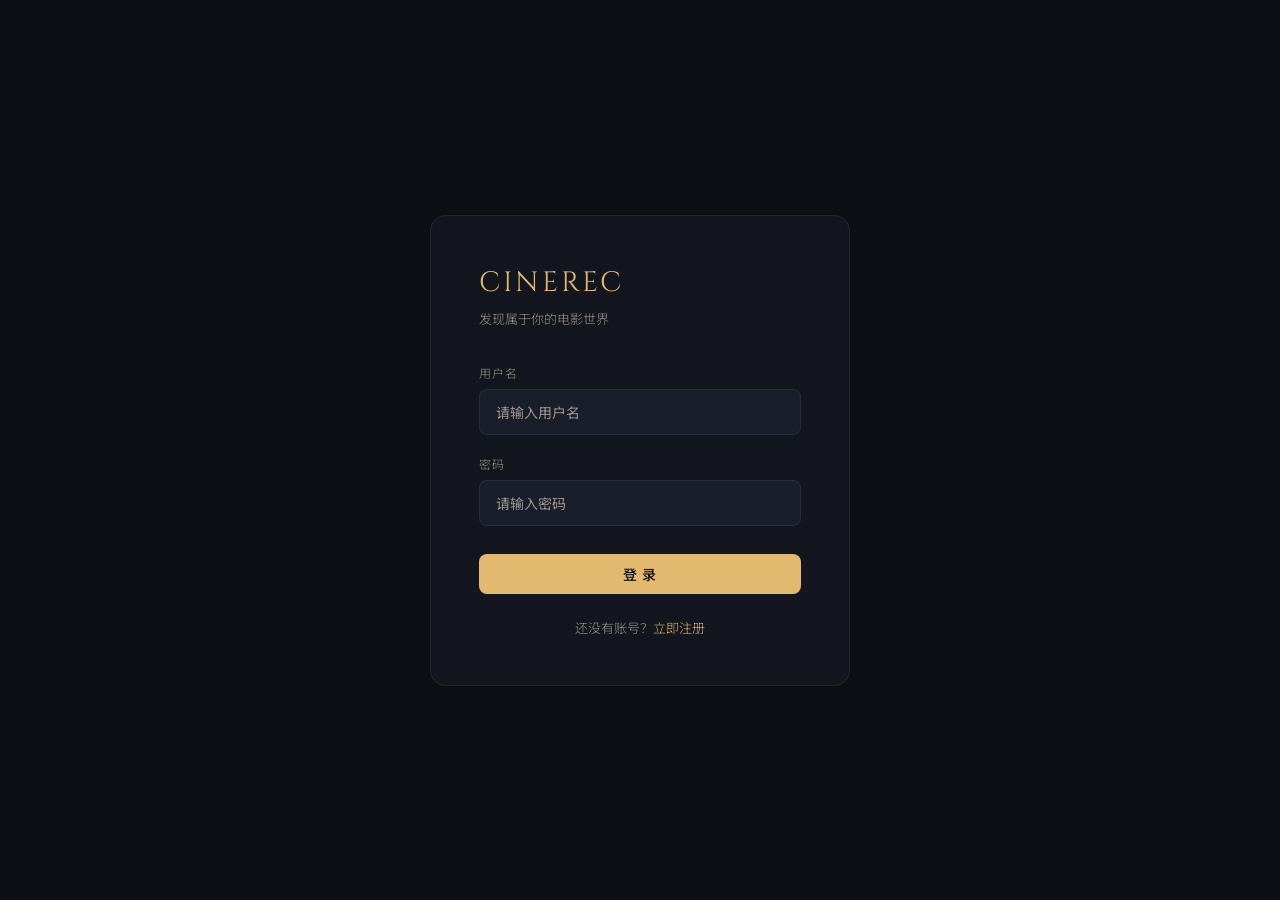
<file: templates/user/login.html>
<!DOCTYPE html>
<html lang="zh">
<head>
  <meta charset="UTF-8">
  <title>登录 · CineRec</title>
  <link rel="stylesheet" href="/static/css/main.css">
  <style>
    .login-wrap {
      min-height: 100vh; display: flex;
      align-items: center; justify-content: center;
    }
    .login-box {
      width: 420px; padding: 48px;
      background: var(--bg2);
      border: 1px solid var(--border);
      border-radius: 16px;
    }
    .login-title {
      font-family: 'Cinzel', serif;
      font-size: 28px; color: var(--accent);
      letter-spacing: 3px; margin-bottom: 8px;
    }
    .login-sub { color: var(--text2); font-size: 13px; margin-bottom: 36px; }
    .login-footer { text-align: center; margin-top: 24px; font-size: 13px; color: var(--text2); }
    .login-footer a { color: var(--accent); }
  </style>
</head>
<body>
<div class="login-wrap">
  <div class="login-box fade-in">
    <div class="login-title">CINEREC</div>
    <div class="login-sub">发现属于你的电影世界</div>
    <div class="form-group">
      <label>用户名</label>
      <input id="username" class="form-control" placeholder="请输入用户名">
    </div>
    <div class="form-group">
      <label>密码</label>
      <input id="password" class="form-control" type="password" placeholder="请输入密码">
    </div>
    <button class="btn btn-primary" style="width:100%;margin-top:8px" onclick="doLogin()">
      登 录
    </button>
    <div class="login-footer">还没有账号？<a href="/register">立即注册</a></div>
  </div>
</div>
<script src="/static/js/main.js"></script>
<script>
async function doLogin() {
  const username = document.getElementById('username').value.trim();
  const password = document.getElementById('password').value.trim();
  if (!username || !password) return toast('请填写完整', 'error');
  const res = await API.post('/api/user/login', { username, password });
  if (res.code === 200) {
    toast('登录成功');
    setTimeout(() => location.href = '/', 800);
  } else {
    toast(res.msg, 'error');
  }
}
document.addEventListener('keydown', e => e.key === 'Enter' && doLogin());
</script>
</body>
</html>
</file>
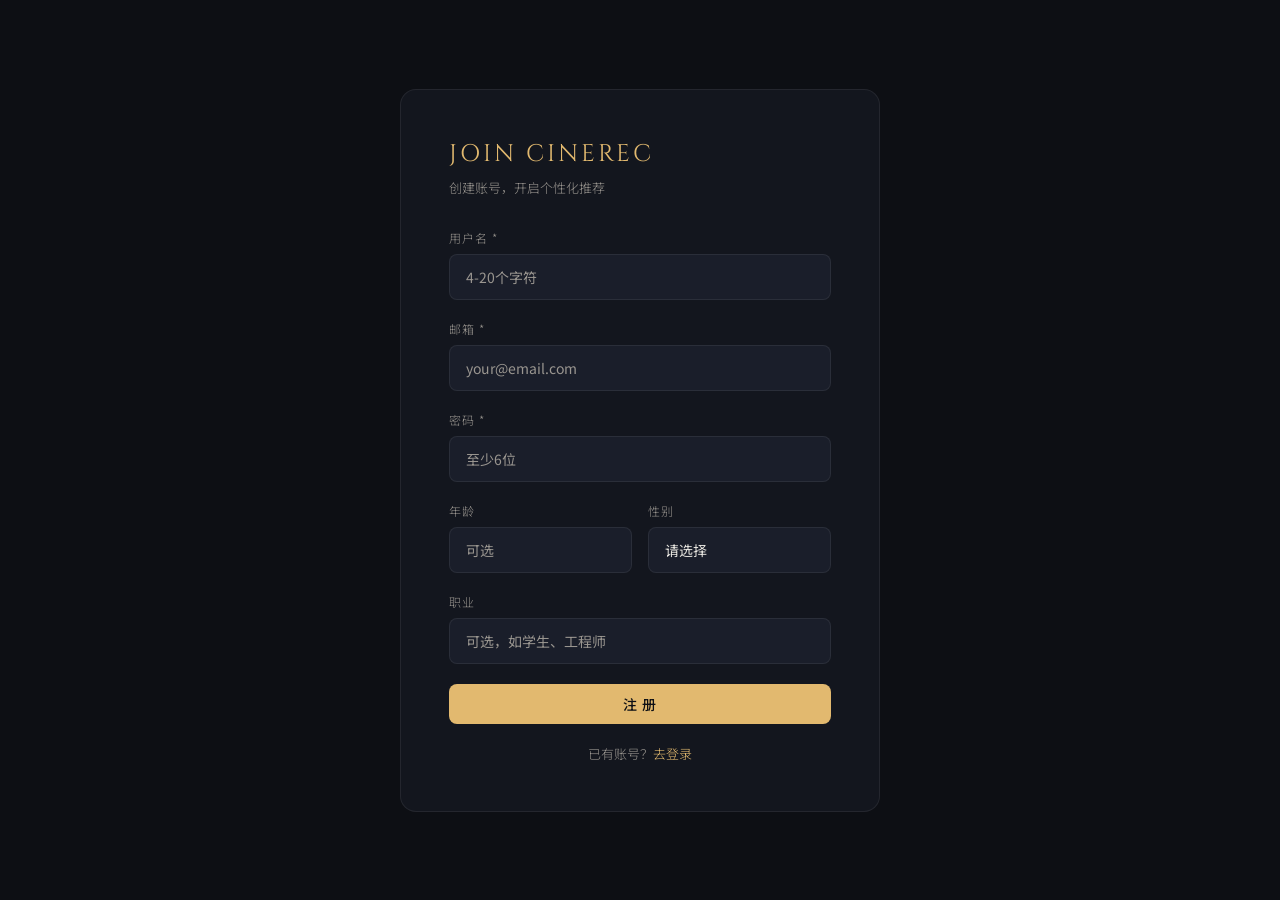
<file: templates/user/register.html>
<!DOCTYPE html>
<html lang="zh">
<head>
  <meta charset="UTF-8">
  <title>注册 · CineRec</title>
  <link rel="stylesheet" href="/static/css/main.css">
  <style>
    .reg-wrap { min-height:100vh; display:flex; align-items:center; justify-content:center; }
    .reg-box { width:480px; padding:48px; background:var(--bg2); border:1px solid var(--border); border-radius:16px; }
    .reg-title { font-family:'Cinzel',serif; font-size:24px; color:var(--accent); letter-spacing:3px; margin-bottom:8px; }
    .reg-sub { color:var(--text2); font-size:13px; margin-bottom:32px; }
    .form-row { display:grid; grid-template-columns:1fr 1fr; gap:16px; }
    select.form-control { appearance:none; cursor:pointer; }
  </style>
</head>
<body>
<div class="reg-wrap">
  <div class="reg-box fade-in">
    <div class="reg-title">JOIN CINEREC</div>
    <div class="reg-sub">创建账号，开启个性化推荐</div>
    <div class="form-group">
      <label>用户名 *</label>
      <input id="username" class="form-control" placeholder="4-20个字符">
    </div>
    <div class="form-group">
      <label>邮箱 *</label>
      <input id="email" class="form-control" type="email" placeholder="your@email.com">
    </div>
    <div class="form-group">
      <label>密码 *</label>
      <input id="password" class="form-control" type="password" placeholder="至少6位">
    </div>
    <div class="form-row">
      <div class="form-group">
        <label>年龄</label>
        <input id="age" class="form-control" type="number" placeholder="可选">
      </div>
      <div class="form-group">
        <label>性别</label>
        <select id="gender" class="form-control">
          <option value="">请选择</option>
          <option value="M">男</option>
          <option value="F">女</option>
        </select>
      </div>
    </div>
    <div class="form-group">
      <label>职业</label>
      <input id="occupation" class="form-control" placeholder="可选，如学生、工程师">
    </div>
    <button class="btn btn-primary" style="width:100%" onclick="doRegister()">注 册</button>
    <div style="text-align:center;margin-top:20px;font-size:13px;color:var(--text2)">
      已有账号？<a href="/login" style="color:var(--accent)">去登录</a>
    </div>
  </div>
</div>
<script src="/static/js/main.js"></script>
<script>
async function doRegister() {
  const data = {
    username:   document.getElementById('username').value.trim(),
    email:      document.getElementById('email').value.trim(),
    password:   document.getElementById('password').value,
    age:        parseInt(document.getElementById('age').value) || null,
    gender:     document.getElementById('gender').value,
    occupation: document.getElementById('occupation').value.trim(),
  };
  if (!data.username || !data.email || !data.password)
    return toast('请填写必填项', 'error');
  if (data.password.length < 6) return toast('密码至少6位', 'error');
  const res = await API.post('/api/user/register', data);
  if (res.code === 200) {
    toast('注册成功，即将跳转登录');
    setTimeout(() => location.href = '/login', 1200);
  } else { toast(res.msg, 'error'); }
}
</script>
</body>
</html>
</file>
<file: static/css/main.css>
/* ── Google Fonts ── */
@import url('https://fonts.googleapis.com/css2?family=Cinzel:wght@400;600&family=Noto+Sans+SC:wght@300;400;500;700&display=swap');

:root {
  --bg:        #0d0f14;
  --bg2:       #13161e;
  --bg3:       #1a1e2a;
  --border:    rgba(255,255,255,0.07);
  --accent:    #e2b96f;
  --accent2:   #7eb8f7;
  --text:      #e8e6e0;
  --text2:     #9a9690;
  --red:       #e05c5c;
  --green:     #5cc98a;
  --radius:    12px;
  --shadow:    0 8px 32px rgba(0,0,0,0.5);
}

* { box-sizing: border-box; margin: 0; padding: 0; }

body {
  background: var(--bg);
  color: var(--text);
  font-family: 'Noto Sans SC', sans-serif;
  font-weight: 300;
  min-height: 100vh;
}

a { color: inherit; text-decoration: none; }

/* ── 导航栏 ── */
.nav {
  position: fixed; top: 0; left: 0; right: 0; z-index: 100;
  height: 60px;
  background: rgba(13,15,20,0.85);
  backdrop-filter: blur(12px);
  border-bottom: 1px solid var(--border);
  display: flex; align-items: center;
  padding: 0 40px;
  gap: 32px;
}
.nav-brand {
  font-family: 'Cinzel', serif;
  font-size: 18px;
  color: var(--accent);
  letter-spacing: 2px;
  margin-right: auto;
}
.nav a {
  font-size: 13px;
  color: var(--text2);
  transition: color .2s;
  letter-spacing: 1px;
}
.nav a:hover, .nav a.active { color: var(--accent); }
.nav-user {
  display: flex; align-items: center; gap: 12px;
  font-size: 13px; color: var(--text2);
}
.nav-user .logout-btn {
  cursor: pointer; color: var(--text2);
  transition: color .2s;
}
.nav-user .logout-btn:hover { color: var(--red); }

/* ── 主内容区 ── */
.main { padding-top: 80px; min-height: 100vh; }
.container { max-width: 1200px; margin: 0 auto; padding: 0 24px; }

/* ── 卡片 ── */
.card {
  background: var(--bg2);
  border: 1px solid var(--border);
  border-radius: var(--radius);
  padding: 24px;
  transition: border-color .2s, transform .2s;
}
.card:hover { border-color: rgba(226,185,111,0.3); }

/* ── 电影卡片 ── */
.movie-card {
  background: var(--bg2);
  border: 1px solid var(--border);
  border-radius: var(--radius);
  overflow: hidden;
  cursor: pointer;
  transition: transform .25s, box-shadow .25s, border-color .25s;
}
.movie-card:hover {
  transform: translateY(-4px);
  box-shadow: 0 16px 40px rgba(0,0,0,0.6);
  border-color: rgba(226,185,111,0.4);
}
.movie-poster {
  width: 100%; aspect-ratio: 2/3;
  background: var(--bg3);
  display: flex; align-items: center; justify-content: center;
  font-size: 48px; color: var(--text2);
  position: relative; overflow: hidden;
}
.movie-poster::after {
  content: ''; position: absolute; inset: 0;
  background: linear-gradient(to bottom, transparent 50%, rgba(0,0,0,0.8));
}
.movie-info { padding: 14px; }
.movie-title {
  font-size: 13px; font-weight: 500;
  color: var(--text);
  white-space: nowrap; overflow: hidden; text-overflow: ellipsis;
  margin-bottom: 6px;
}
.movie-meta { font-size: 11px; color: var(--text2); }
.movie-rating {
  display: inline-flex; align-items: center; gap: 4px;
  color: var(--accent); font-size: 12px;
}

/* ── 评分星星 ── */
.stars { display: flex; gap: 4px; }
.star {
  cursor: pointer; font-size: 20px;
  color: var(--text2); transition: color .15s;
}
.star.active, .star:hover { color: var(--accent); }

/* ── 按钮 ── */
.btn {
  display: inline-flex; align-items: center; justify-content: center;
  padding: 10px 24px; border-radius: 8px; border: none;
  font-family: 'Noto Sans SC', sans-serif;
  font-size: 14px; font-weight: 500;
  cursor: pointer; transition: all .2s; letter-spacing: 1px;
}
.btn-primary {
  background: var(--accent); color: #0d0f14;
}
.btn-primary:hover { background: #f0ca80; transform: translateY(-1px); }
.btn-ghost {
  background: transparent;
  border: 1px solid var(--border);
  color: var(--text2);
}
.btn-ghost:hover { border-color: var(--accent); color: var(--accent); }
.btn-danger {
  background: transparent;
  border: 1px solid rgba(224,92,92,0.4);
  color: var(--red);
}
.btn-danger:hover { background: rgba(224,92,92,0.1); }

/* ── 表单 ── */
.form-group { margin-bottom: 20px; }
.form-group label {
  display: block; font-size: 12px;
  color: var(--text2); margin-bottom: 8px; letter-spacing: 1px;
}
.form-control {
  width: 100%; padding: 12px 16px;
  background: var(--bg3); border: 1px solid var(--border);
  border-radius: 8px; color: var(--text);
  font-family: 'Noto Sans SC', sans-serif; font-size: 14px;
  transition: border-color .2s; outline: none;
}
.form-control:focus { border-color: var(--accent); }
.form-control::placeholder { color: var(--text2); }

/* ── 搜索框 ── */
.search-wrap {
  display: flex; gap: 8px; align-items: center;
  background: var(--bg2);
  border: 1px solid var(--border);
  border-radius: 8px; padding: 0 16px;
  transition: border-color .2s;
}
.search-wrap:focus-within { border-color: var(--accent); }
.search-wrap input {
  flex: 1; background: none; border: none;
  color: var(--text); font-size: 14px;
  padding: 12px 0; outline: none;
}
.search-wrap input::placeholder { color: var(--text2); }

/* ── 标签/徽章 ── */
.badge {
  display: inline-block;
  padding: 3px 10px; border-radius: 20px;
  font-size: 11px; letter-spacing: 0.5px;
}
.badge-genre {
  background: rgba(126,184,247,0.12);
  color: var(--accent2); border: 1px solid rgba(126,184,247,0.2);
}
.badge-accent {
  background: rgba(226,185,111,0.12);
  color: var(--accent); border: 1px solid rgba(226,185,111,0.2);
}

/* ── 分页 ── */
.pagination {
  display: flex; gap: 8px; align-items: center;
  justify-content: center; margin-top: 40px;
}
.page-btn {
  width: 36px; height: 36px;
  display: flex; align-items: center; justify-content: center;
  border-radius: 6px; border: 1px solid var(--border);
  background: var(--bg2); color: var(--text2);
  cursor: pointer; font-size: 13px; transition: all .2s;
}
.page-btn:hover, .page-btn.active {
  border-color: var(--accent); color: var(--accent);
}

/* ── 表格（管理端）── */
.table-wrap {
  background: var(--bg2); border: 1px solid var(--border);
  border-radius: var(--radius); overflow: hidden;
}
table { width: 100%; border-collapse: collapse; }
thead { background: var(--bg3); }
th {
  padding: 14px 16px; text-align: left;
  font-size: 12px; color: var(--text2);
  font-weight: 400; letter-spacing: 1px;
  border-bottom: 1px solid var(--border);
}
td {
  padding: 14px 16px; font-size: 13px;
  border-bottom: 1px solid var(--border);
}
tr:last-child td { border-bottom: none; }
tr:hover td { background: rgba(255,255,255,0.02); }

/* ── Toast ── */
.toast {
  position: fixed; bottom: 32px; right: 32px;
  padding: 14px 24px; border-radius: 8px;
  font-size: 14px; z-index: 9999;
  animation: slideUp .3s ease;
  pointer-events: none;
}
.toast.success { background: #1a2e22; color: var(--green); border: 1px solid rgba(92,201,138,0.3); }
.toast.error   { background: #2a1a1a; color: var(--red);   border: 1px solid rgba(224,92,92,0.3); }
@keyframes slideUp {
  from { transform: translateY(20px); opacity: 0; }
  to   { transform: translateY(0);    opacity: 1; }
}

/* ── 加载动画 ── */
.loading {
  display: flex; align-items: center; justify-content: center;
  height: 200px; color: var(--text2); gap: 8px;
}
.spinner {
  width: 20px; height: 20px;
  border: 2px solid var(--border);
  border-top-color: var(--accent);
  border-radius: 50%;
  animation: spin .8s linear infinite;
}
@keyframes spin { to { transform: rotate(360deg); } }

/* ── 页面过渡 ── */
.fade-in { animation: fadeIn .4s ease; }
@keyframes fadeIn { from { opacity:0; transform:translateY(12px); } to { opacity:1; transform:none; } }

/* ── 网格 ── */
.grid-movies {
  display: grid;
  grid-template-columns: repeat(auto-fill, minmax(160px, 1fr));
  gap: 20px;
}
.grid-4 {
  display: grid;
  grid-template-columns: repeat(auto-fill, minmax(240px, 1fr));
  gap: 20px;
}

/* ── 分割线 ── */
.divider {
  height: 1px; background: var(--border); margin: 24px 0;
}

/* ── 空状态 ── */
.empty {
  text-align: center; padding: 60px 0;
  color: var(--text2); font-size: 14px;
}
.empty-icon { font-size: 48px; margin-bottom: 16px; }
</file>
